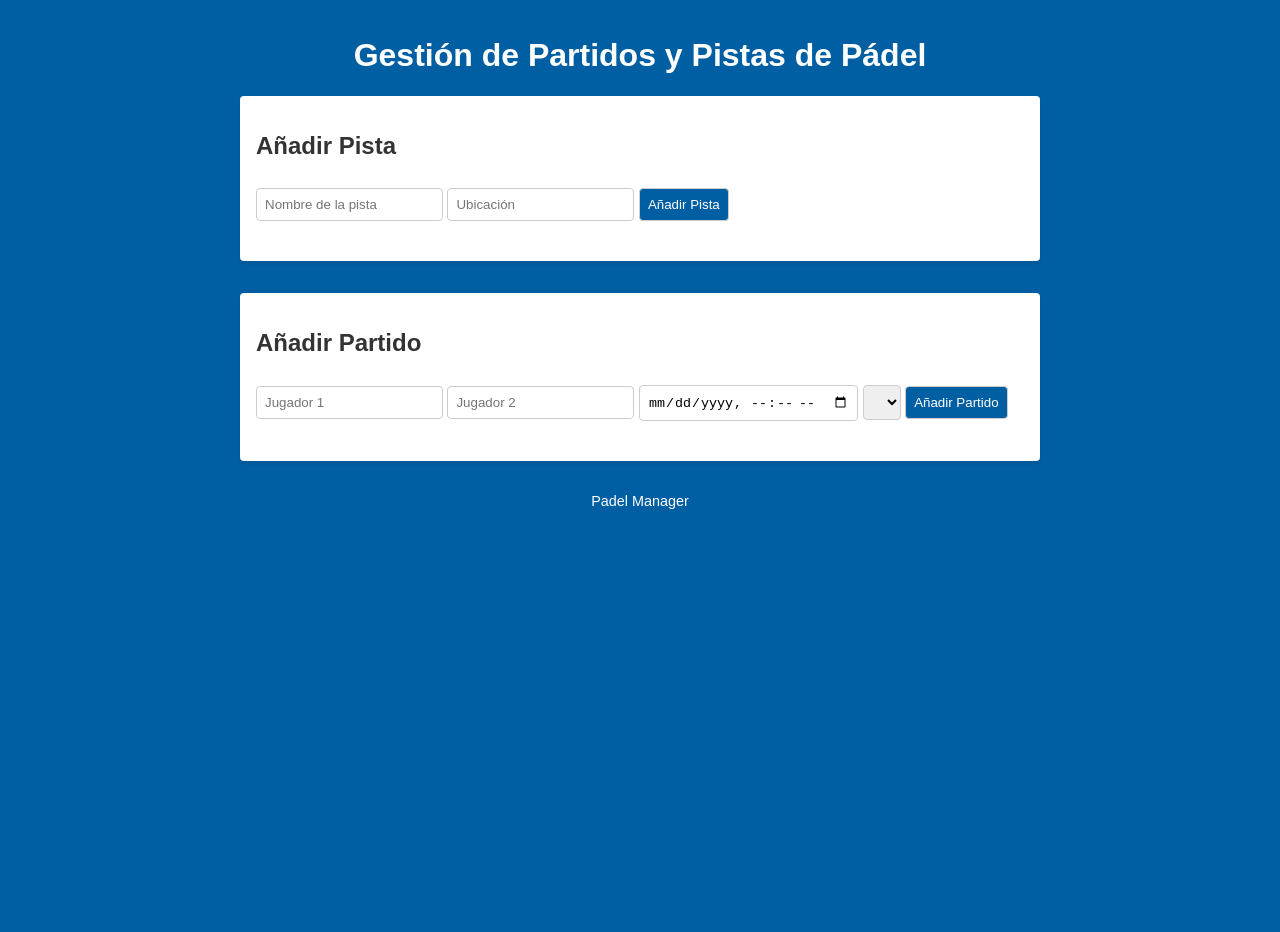
<file: padel-app/index.html>
<!DOCTYPE html>
<html lang="es">
<head>
    <meta charset="UTF-8">
    <meta name="viewport" content="width=device-width, initial-scale=1.0">
    <title>Gestor de Pádel</title>
    <link rel="stylesheet" href="style.css">
</head>
<body>
    <header>
        <h1>Gestión de Partidos y Pistas de Pádel</h1>
    </header>

    <section id="court-section">
        <h2>Añadir Pista</h2>
        <form id="court-form">
            <input type="text" id="court-name" placeholder="Nombre de la pista" required>
            <input type="text" id="court-location" placeholder="Ubicación" required>
            <button type="submit">Añadir Pista</button>
        </form>
        <ul id="court-list"></ul>
    </section>

    <section id="match-section">
        <h2>Añadir Partido</h2>
        <form id="match-form">
            <input type="text" id="player1" placeholder="Jugador 1" required>
            <input type="text" id="player2" placeholder="Jugador 2" required>
            <input type="datetime-local" id="match-date" required>
            <select id="match-court" required></select>
            <button type="submit">Añadir Partido</button>
        </form>
        <ul id="match-list"></ul>
    </section>

    <footer>
        <p>Padel Manager</p>
    </footer>

<script src="app.js"></script>
</body>
</html>
</file>
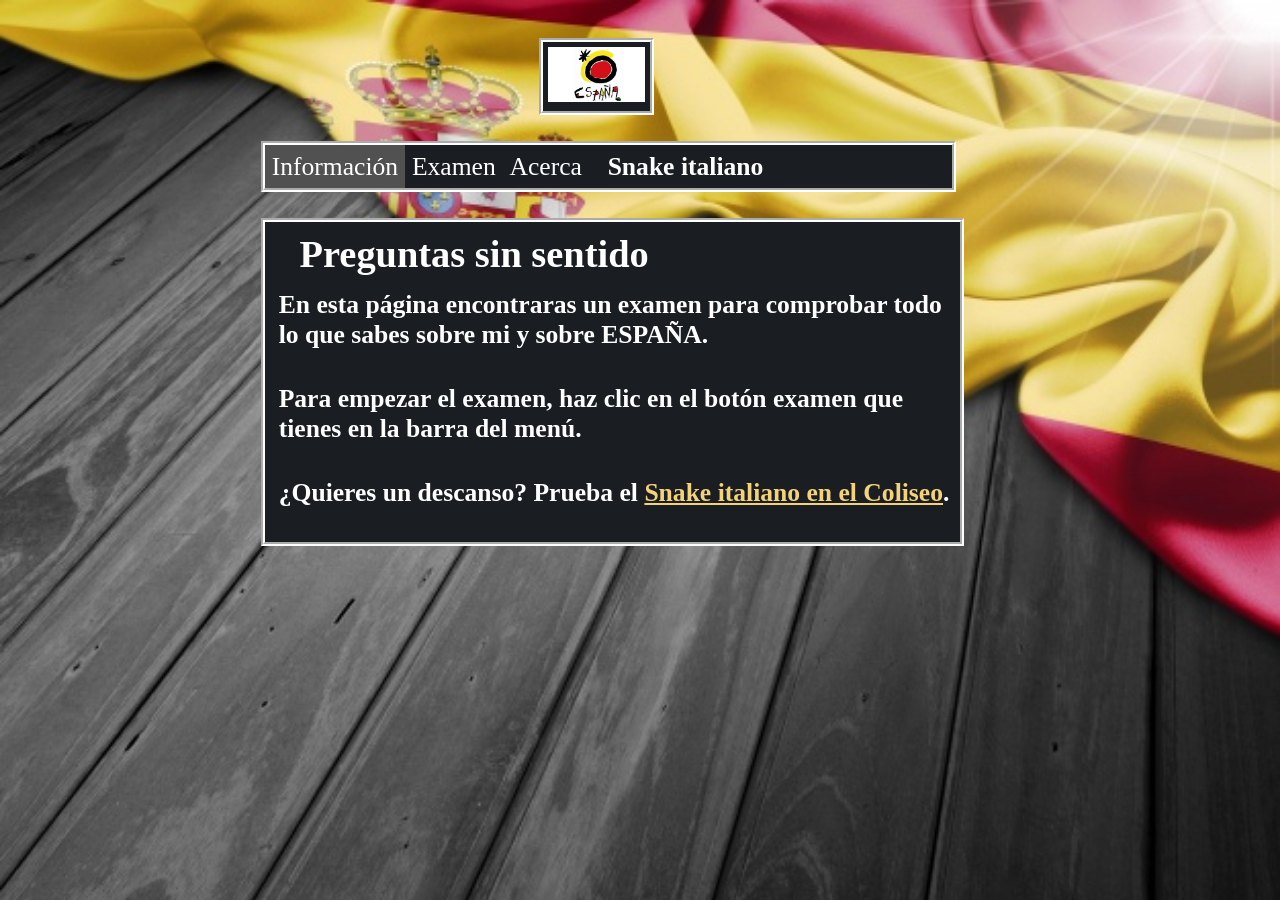
<file: LM-Formulario-master/Principal.html>
<!DOCTYPE html>
<html>
   <head>
      <title> Formulario </title>
      <meta name="description" content="Formulario de Hollow Knight">
      <meta name="viewport" content="width=device-width, initial-scale=1.0">
      <link rel='stylesheet' media='screen and (min-width: 961px)' href='css/Formulario.css'>
      <link rel='stylesheet' media='screen and (max-width: 960px)' href='css/m.css'>
      <meta property="og:site_name" content="Formulario de Hollow Knight">
      <meta property="og:url" content="https://rawgit.com/JuanAntonioBieto/LM-Formulario/master/Principal.html">
      <meta property="og:title" content="Hollow Knight">
      <meta property="og:image" content="https://rawgit.com/JuanAntonioBieto/LM-Formulario/master/img/Icono.png">
      <meta property="og:description" content="Examen de Hollow Knight">
      <script src="js/jsportada.js"></script>
   </head>
   <body>
      <div id="cabecera">
         <img id="logo2" src="img/Icono.png" alt="logo"> 
      </div>
      <div id="menu">
         <ul>
            <li id="infobot">Información</li>

            <li id="examenbot">Examen</li>

            <li id="aboutbot">Acerca</li>

            <li class="juego"><a href="snake.html">Snake italiano</a></li>

         </ul>
      </div>
      <div id="informacion">
         <h2> Preguntas sin sentido </h2>
         <h4> En esta página encontraras un examen para comprobar todo lo que sabes sobre mi y sobre ESPAÑA.</h4>
         <h4> Para empezar el examen, haz clic en el botón examen que tienes en la barra del menú.</h4>
         <h4> ¿Quieres un descanso? Prueba el <a class="link-juego" href="snake.html">Snake italiano en el Coliseo</a>.</h4>
      </div>
      <div id="examen">
         <h2> Yo y España </h2>
         <br>
         <h4>Antes de empezar el examen tienes que tener en cuenta: </h4>
         <h4>-Todas las preguntas tienen que estar contestadas.
            <br>
            -Las preguntas de tipo Select multiple y las de tipo checkbox  descuentan, asi que ten cuidado.
         </h4>
         <h4>Para enviar las respuestas tienes que pulsar en:</h4>
         <img id="enviar" src="img/Submit.png" alt="submit">
         <h4>Esto es todo, buena suerte con el examen.</h4>
         <a href="Formulario.html" id="examenboton"> Empezar examen </a>
         <br>
         <br>
      </div>
      <div id="about">
         <h2> Yo y España</h2>
         <br>
         <h4> Página creada por: Miki</h4>
         <br>
         <br>
         <br>
      </div>
   </body>
</html>
</file>
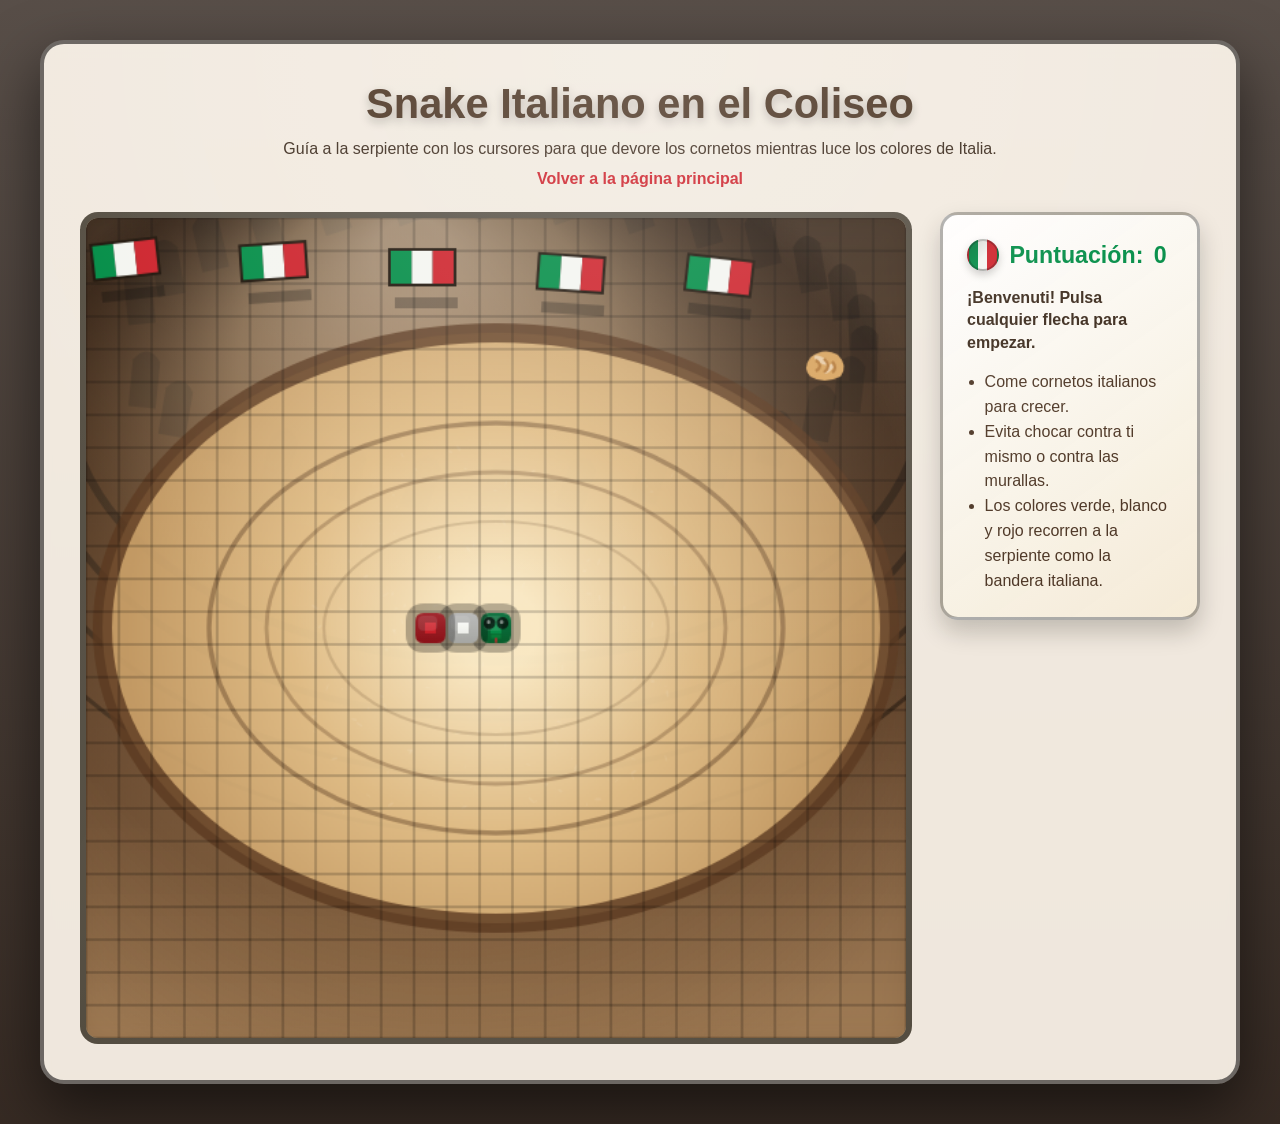
<file: LM-Formulario-master/snake.html>
<!DOCTYPE html>
<html lang="es">
  <head>
    <meta charset="utf-8">
    <title>Snake Italiano en el Coliseo</title>
    <meta name="viewport" content="width=device-width, initial-scale=1.0">
    <link rel="stylesheet" href="css/snake.css">
  </head>
  <body>
    <main class="game-wrapper">
      <header class="game-header">
        <h1>Snake Italiano en el Coliseo</h1>
        <p>Guía a la serpiente con los cursores para que devore los cornetos mientras luce los colores de Italia.</p>
        <nav class="game-nav">
          <a href="Principal.html">Volver a la página principal</a>
        </nav>
      </header>
      <section class="game-area">
        <canvas id="gameCanvas" width="600" height="600" aria-label="Zona de juego del snake"></canvas>
        <aside class="game-info">
          <div class="scoreboard" aria-live="polite">
            Puntuación: <span id="score">0</span>
          </div>
          <div class="status" id="status">¡Benvenuti! Pulsa cualquier flecha para empezar.</div>
          <ul class="instructions">
            <li>Come cornetos italianos para crecer.</li>
            <li>Evita chocar contra ti mismo o contra las murallas.</li>
            <li>Los colores verde, blanco y rojo recorren a la serpiente como la bandera italiana.</li>
          </ul>
        </aside>
      </section>
    </main>
    <script src="js/snake.js"></script>
  </body>
</html>
</file>
<file: padel-app/style.css>
:root {
    --primary-color: #005fa3;
    --secondary-color: #f0f8ff;
}

body {
    font-family: "Segoe UI", Arial, sans-serif;
    max-width: 800px;
    margin: 0 auto;
    padding: 1rem;
    min-height: 100vh;
    background-color: var(--primary-color);
    color: #fff;
}

h1 {
    text-align: center;
    color: #fff;
}

header, footer {
    text-align: center;
    margin-bottom: 1rem;
}

footer {
    color: #fff;
    font-size: 0.9rem;
}

section {
    margin-bottom: 2rem;
    background: #fff;
    color: #333;
    padding: 1rem;
    border-radius: 4px;
    box-shadow: 0 2px 4px rgba(0,0,0,0.1);
}

form input, form select, form button {
    margin: 0.5rem 0;
    padding: 0.5rem;
    border: 1px solid #ccc;
    border-radius: 4px;
}

ul {
    list-style-type: none;
    padding: 0;
}

li {
    padding: 0.5rem;
    border-bottom: 1px solid #ccc;
}

button {
    background-color: var(--primary-color);
    color: #fff;
    border: none;
    border-radius: 4px;
    cursor: pointer;
}

button:hover {
    background-color: #00447a;
}
</file>
<file: LM-Formulario-master/css/Formulario.css>
body,html{
	background-image:url("../img/Fondo.png");
	background-repeat:no-repeat;
	background-attachment:fixed;
	background-size:cover;	
}

/*Página del formulario*/
#icono{
	position:relative;
	text-align:center;
	background-color:black;
	color:green;
	width:15%;
	height:15%;
	margin-left:42%;
	margin-right:40%;
	margin-top:3%;
	border-width:20px;
	border-style:groove;
	border-color:red;
}

#logo{
	position:relative;
	width:90%;
	height:90%;
	margin-right:5%;
	margin-top:5%;
	margin-left:5%;
	margin-bottom:5%;	
}

#preguntas{
	border-width:15px;
	position: absolute;
	border-style:groove;
	border-color:red;
	background-color:yellow;
	border-radius: 32px 32px 32px 32px;
	-moz-border-radius: 32px 32px 32px 32px;
	-webkit-border-radius: 32px 32px 32px 32px;
	color:black;
	margin-left:20%;
	margin-right:20%;
	margin-top:5%;
	width:55%;
}

#formulario{
	height:50%;
	width:100%;
}

textarea{
	margin-left:5%;
}

select{
	margin-left:5%;
	width:40%;
	font-size:2vw
}

input[type=text]{
	margin-left:5%;
	width:40%;
	font-size:2vw
}

checkbox{
	margin-left:5%;
	
}

.tipos{
	margin-top:1.5%;
	font-size:2vw;
}

#pregunta1{
	border-bottom:3px groove white;
	height:8.5%;
}

#pregunta2{
	border-bottom:3px groove white;
	
}

#pregunta3{
	border-bottom:3px groove white;
	
}

#pregunta4{
	border-bottom:3px groove white;
	height:8.5%;
}

#pregunta5{
	border-bottom:3px groove white;
	height:8.5%;
}

#pregunta6{
	border-bottom:3px groove white;
	height:8.5%;
}

#pregunta7{
	border-bottom:3px groove white;
	height:8.5%;
}

#pregunta8{
	border-bottom:3px groove white;
	height:8.5%;
}

#pregunta9{
	border-bottom:3px groove white;
	height:8.5%;
}

#pregunta10{
	border-bottom:3px groove white;
	height:8.5%;
	
}

#boton{	
	height:8.5%;
}

h3{
	margin-top:1%;
	margin-left:3.5%;
	margin-right:3.5%;
}

#contenedor{
	display:none;
	border-width:7.5px;
	position: absolute;
	border-style:groove;
	border-color:white;
	background-color:#1a1e23;
	border-radius: 32px 32px 32px 32px;
	-moz-border-radius: 32px 32px 32px 32px;
	-webkit-border-radius: 32px 32px 32px 32px;
	color:white;
	margin-left:20%;
	margin-right:20%;
	margin-top:5%;
	font-size:2vw;
	width:55%;
}

h4{
	margin-left:2%;
	margin-top:2%;
}

/*Página principal*/
#cabecera{
	position:relative;
	text-align:center;
	background-color:#1a1e23;
	color:white;
	width:8.5%;
	height:8.5%;
	margin-left:42%;
	margin-right:40%;
	margin-top:3%;
	border-width:4.5px;
	border-style:groove;
	border-color:white;
}
#logo2{
	position:relative;
	width:90%;
	height:90%;
	margin-right:5%;
	margin-top:5%;
	margin-left:5%;
	margin-bottom:5%;	
}
#menu{
	width:55%;
	
	margin-left:20%;
	margin-right:20%;
	
}
ul {
	padding:0;
	list-style-type: none;
	overflow: hidden;
	background-color: #1a1e23;
	font-size:2vw;
	border-width:4.5px;
	border-style:groove;
	border-color:white;
}
#infobot{
	background-color:#525151;
}
li {
        float: left;
        cursor: pointer;
        display: block;
        color: white;
        text-align: center;
        padding:1%;


}
#menu li a {
        display:block;
        color:inherit;
        text-decoration:none;
        padding:0 0.75rem;
}
#menu li a:hover {
        text-decoration:underline;
}
.juego a {
        font-weight:700;
        color:#f4d27a;
}
.link-juego {
        color:#f4d27a;
        font-weight:600;
}
.link-juego:hover {
        text-decoration:underline;
}
#informacion{
	width:55%;
	margin:0;
	margin-left:20%;
	margin-right:20%;
	background-color: #1a1e23;
	font-size:2vw;
	color:white;
	border-width:4.5px;
	border-style:groove;
	border-color:white;
}
#examen{
	display:none;
	width:55%;
	margin:0;
	margin-left:20%;
	margin-right:20%;
	background-color: #1a1e23;
	font-size:2vw;
	color:white;
	border-width:4.5px;
	border-style:groove;
	border-color:white;
}
#about{
	display:none;
	width:55%;
	margin:0;
	margin-left:20%;
	margin-right:20%;
	background-color: #1a1e23;
	font-size:2vw;
	color:white;
	border-width:4.5px;
	border-style:groove;
	border-color:white;
}
#examenboton{
	margin-left:33%;
	color:#CFCFCF;
}
#volver{
	margin-left:30%;
	color:#CFCFCF;
	
}
h2{
	margin:0;
	padding-left:5%;
	padding-top:1.5%;
	
	
}
</file>
<file: LM-Formulario-master/css/m.css>
body,html{
	background-image:url("../img/Fondo.png");
	background-repeat:no-repeat;
	background-attachment:fixed;
	background-size:cover;	
}

/*Página del formulario*/
#icono{
	position:relative;
	text-align:center;
	background-color:#1a1e23;
	color:white;
	width:25%;
	height:25%;
	margin-left:36%;
	margin-right:40%;
	margin-top:5%;
	border-width:4.5px;
	border-style:groove;
	border-color:white;
}

#logo{
	position:relative;
	width:100%;
	height:100%;
	margin-right:5%;
	margin-top:5%;
	
	margin-bottom:5%;	
}

#preguntas{
	margin-top:10%;
	
	position: absolute;
	
	
	background-color:#1a1e23;
	
	color:white;
	width:100%;
}

#formulario{
	height:100%;
	width:100%;
}



select{
	margin-left:5%;
	width:90%;
	font-size:6vw;
}

input{
	margin-left:5%;
	width:90%;
	font-size:6vw;
}

checkbox{
	margin-left:5%;
	
}

.tipos{
	
	font-size:6vw;
}

#pregunta1{
	border-bottom:3px groove white;
	border-top:3px groove white;
	height:8.5%;
}

#pregunta2{
	border-bottom:3px groove white;
	
}

#pregunta3{
	border-bottom:3px groove white;
	
}

#pregunta4{
	border-bottom:3px groove white;
	height:8.5%;
}

#pregunta5{
	border-bottom:3px groove white;
	height:8.5%;
}

#pregunta6{
	border-bottom:3px groove white;
	height:8.5%;
}

#pregunta7{
	border-bottom:3px groove white;
	height:8.5%;
}

#pregunta8{
	border-bottom:3px groove white;
	height:8.5%;
}

#pregunta9{
	border-bottom:3px groove white;
	height:8.5%;
}

#pregunta10{
	border-bottom:3px groove white;
	height:8.5%;
	
}

#boton{	
	height:8.5%;
}

h3{
	margin-top:1%;
	margin-left:3.5%;
	margin-right:3.5%;
}

#contenedor{
	display:none;
	border-bottom:7.5px;
	border-top:7.5px;
	position: absolute;
	border-style:groove;
	border-color:white;
	background-color:#1a1e23;
	color:white;
	margin-top:10%;
	font-size:7vw;
	width:100%;
}

h4{
	margin-left:2%;
	margin-top:2%;
}
input[type=checkbox],[type=radio]{
	width:30px;
	height:25px;
	vertical-align:-3px;
	
}


/*Página principal*/
#cabecera{
	position:relative;
	text-align:center;
	background-color:#1a1e23;
	color:white;
	width:25%;
	height:25%;
	margin-left:37%;
	margin-right:40%;
	margin-top:3%;
	border-width:4.5px;
	border-style:groove;
	border-color:white;
}
#logo2{
	position:relative;
	width:90%;
	height:90%;
	margin-right:5%;
	margin-top:5%;
	margin-left:5%;
	margin-bottom:5%;	
}
#menu{
	width:100%;
	
	
	
}
ul {
	padding:0;
	list-style-type: none;
	overflow: hidden;
	background-color: #1a1e23;
	font-size:7vw;
	border-width:4.5px;
	border-style:groove;
	border-color:white;
}
#infobot{
	background-color:#525151;
}
li {
	float: left;
	cursor: pointer;
	display: block;
	color: white;
	text-align: center;
	padding:1%;
	
	
}
#informacion{
	
	width:100%;
	margin:0;
	padding:0;
	background-color: #1a1e23;
	font-size:7vw;
	color:white;
	border-width:4.5px;
	border-style:groove;
	border-color:white;
}
#examen{
	display:none;
	width:100%;
	padding:0;
	margin:0;
	background-color: #1a1e23;
	font-size:7vw;
	color:white;
	border-width:4.5px;
	border-style:groove;
	border-color:white;
}
#about{
	display:none;
	width:100%;
	margin:0;
	padding:0;
	background-color: #1a1e23;
	font-size:7vw;
	color:white;
	border-width:4.5px;
	border-style:groove;
	border-color:white;
}
#examenboton{
	margin-left:33%;
	color:#CFCFCF;
}
#volver{
	margin-left:10%;
	margin-bottom:5%;
	
	
}
h2{
	margin:0;
	padding-left:5%;
	padding-top:1.5%;
	
	
}
</file>
<file: LM-Formulario-master/css/snake.css>
:root {
  --verde-italia: #008c45;
  --bianco-italia: #f4f5f0;
  --rosso-italia: #cd212a;
  --oro-cornetto: #d8a35d;
  --oro-oscuro: #b57b3b;
  --piedra-calda: #b79b74;
  --piedra-oscura: #4a3321;
  --arena-clara: #f2d9a0;
  --arena-oscura: #d5a46a;
  --muro: rgba(0, 0, 0, 0.65);
}

* {
  box-sizing: border-box;
}

body {
  margin: 0;
  font-family: 'Segoe UI', Tahoma, Geneva, Verdana, sans-serif;
  min-height: 100vh;
  color: #1c1208;
  background: linear-gradient(rgba(32, 19, 11, 0.75), rgba(32, 19, 11, 0.9)),
    url('https://images.unsplash.com/photo-1524010343734-1b8f20aab199?auto=format&fit=crop&w=1600&q=80') center/cover fixed;
  display: flex;
  align-items: center;
  justify-content: center;
  padding: 2.5rem 1.5rem;
}

.game-wrapper {
  position: relative;
  background: rgba(255, 248, 237, 0.92);
  border-radius: 24px;
  border: 4px solid rgba(0, 0, 0, 0.55);
  box-shadow: 0 24px 60px rgba(0, 0, 0, 0.55);
  max-width: 1200px;
  width: 100%;
  padding: 2.25rem;
  backdrop-filter: blur(6px);
  overflow: hidden;
}

.game-wrapper::before {
  content: '';
  position: absolute;
  inset: 0;
  background: radial-gradient(circle at top center, rgba(255, 255, 255, 0.2), transparent 60%);
  pointer-events: none;
}

.game-header {
  text-align: center;
  margin-bottom: 1.5rem;
}

.game-header h1 {
  margin: 0 0 0.75rem 0;
  font-size: clamp(1.9rem, 4vw, 2.6rem);
  color: var(--piedra-oscura);
  text-shadow: 0 4px 10px rgba(0, 0, 0, 0.25);
}

.game-header p {
  margin: 0;
  color: #3b2a1c;
}

.game-nav {
  margin-top: 0.75rem;
}

.game-nav a {
  color: var(--rosso-italia);
  font-weight: 600;
  text-decoration: none;
}

.game-nav a:hover {
  text-decoration: underline;
}

.game-area {
  display: grid;
  grid-template-columns: minmax(0, 1fr) 260px;
  gap: 1.75rem;
  align-items: start;
}

canvas {
  width: 100%;
  border: 6px solid rgba(0, 0, 0, 0.6);
  background: radial-gradient(circle at center, rgba(243, 233, 210, 0.95), rgba(204, 187, 153, 0.9));
  border-radius: 18px;
  box-shadow: inset 0 0 25px rgba(0, 0, 0, 0.35);
}

.game-info {
  background: linear-gradient(145deg, rgba(255, 255, 255, 0.96), rgba(245, 235, 214, 0.92));
  border-radius: 18px;
  padding: 1.5rem;
  border: 3px solid rgba(0, 0, 0, 0.32);
  display: flex;
  flex-direction: column;
  gap: 1rem;
  box-shadow: 0 12px 25px rgba(0, 0, 0, 0.2);
}

.scoreboard {
  font-size: 1.45rem;
  font-weight: 700;
  color: var(--verde-italia);
  display: flex;
  align-items: center;
  gap: 0.65rem;
}

.scoreboard::before {
  content: '';
  width: 1.75rem;
  height: 1.75rem;
  border-radius: 50%;
  background: linear-gradient(135deg, rgba(0, 0, 0, 0.15), transparent 55%),
    linear-gradient(90deg, var(--verde-italia) 33%, var(--bianco-italia) 33%, var(--bianco-italia) 66%, var(--rosso-italia) 66%);
  border: 2px solid rgba(0, 0, 0, 0.25);
  box-shadow: 0 4px 8px rgba(0, 0, 0, 0.2);
}

.status {
  font-weight: 600;
  color: #3b2a1c;
  line-height: 1.4;
}

.instructions {
  margin: 0;
  padding-left: 1.1rem;
  color: #4c3524;
  line-height: 1.55;
}

@media (max-width: 960px) {
  .game-area {
    grid-template-columns: 1fr;
  }

  .game-info {
    order: -1;
  }

  canvas {
    max-height: 60vh;
  }
}
</file>
